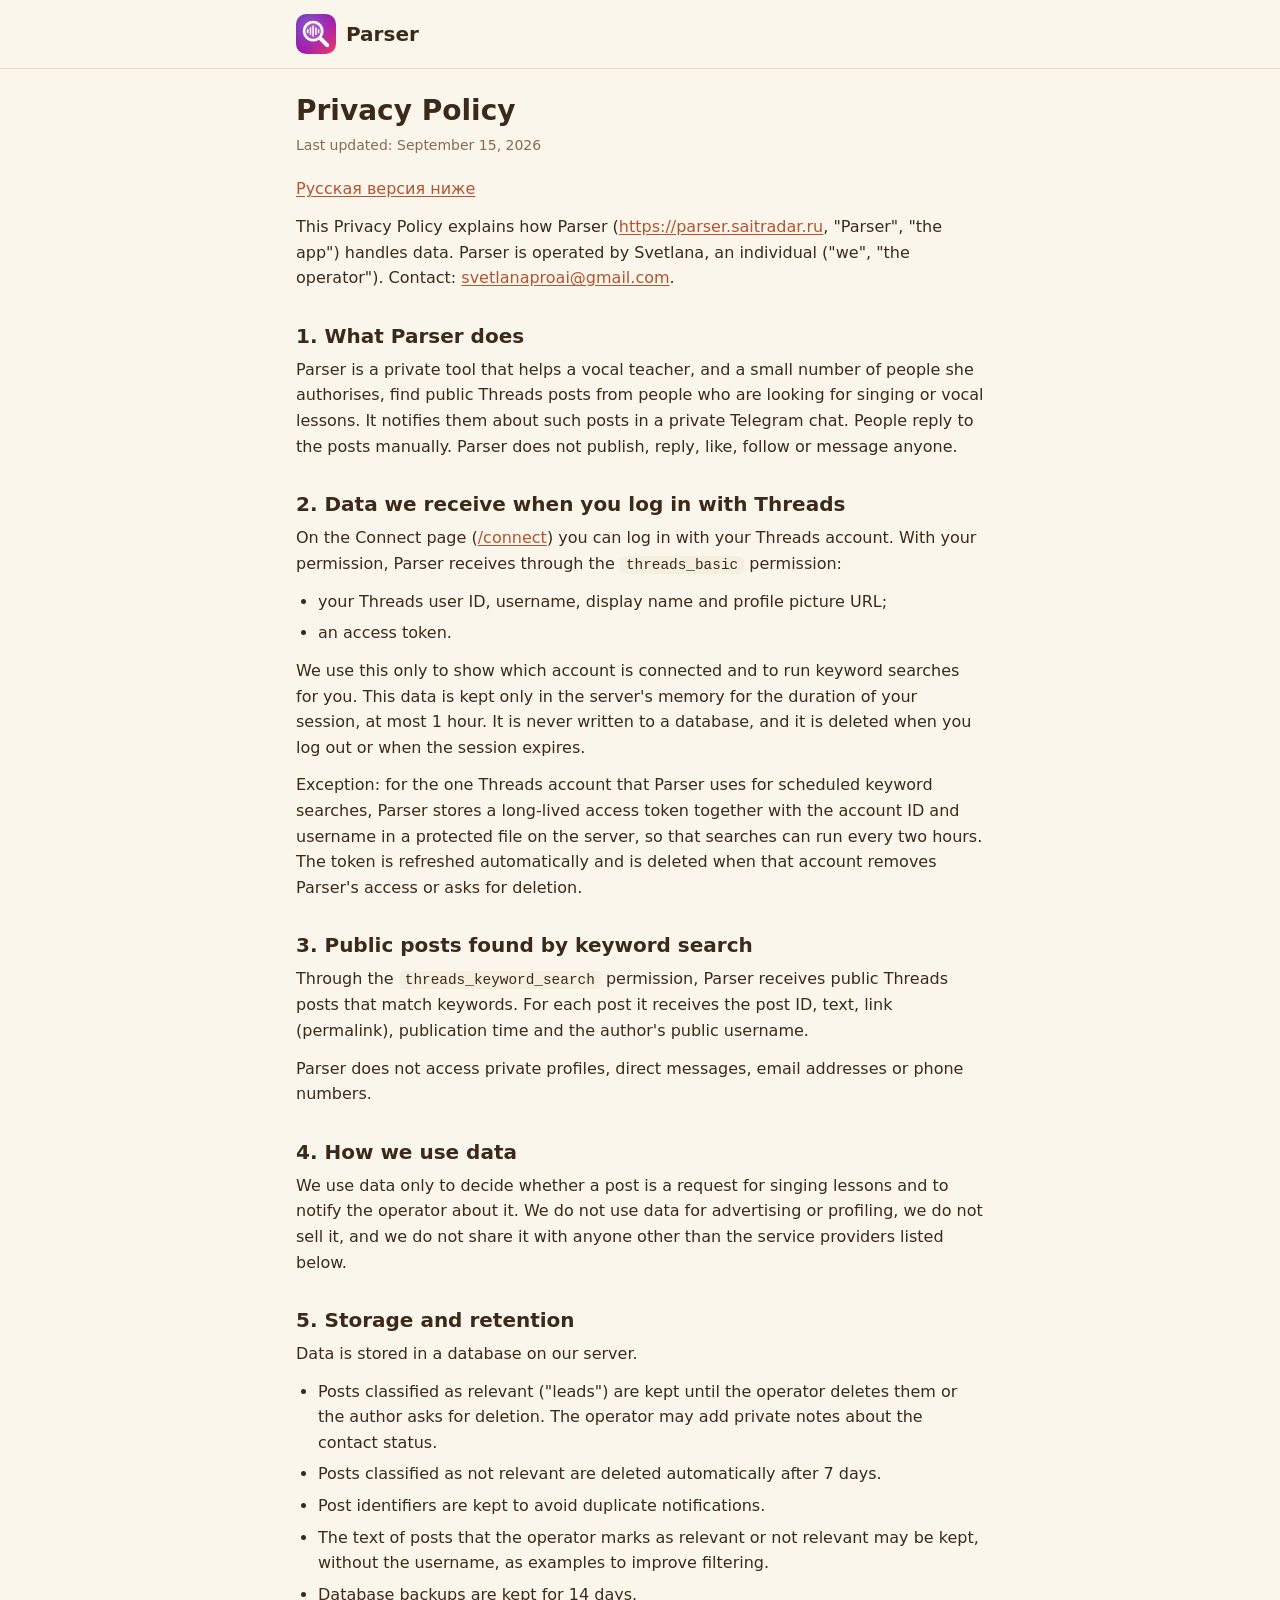
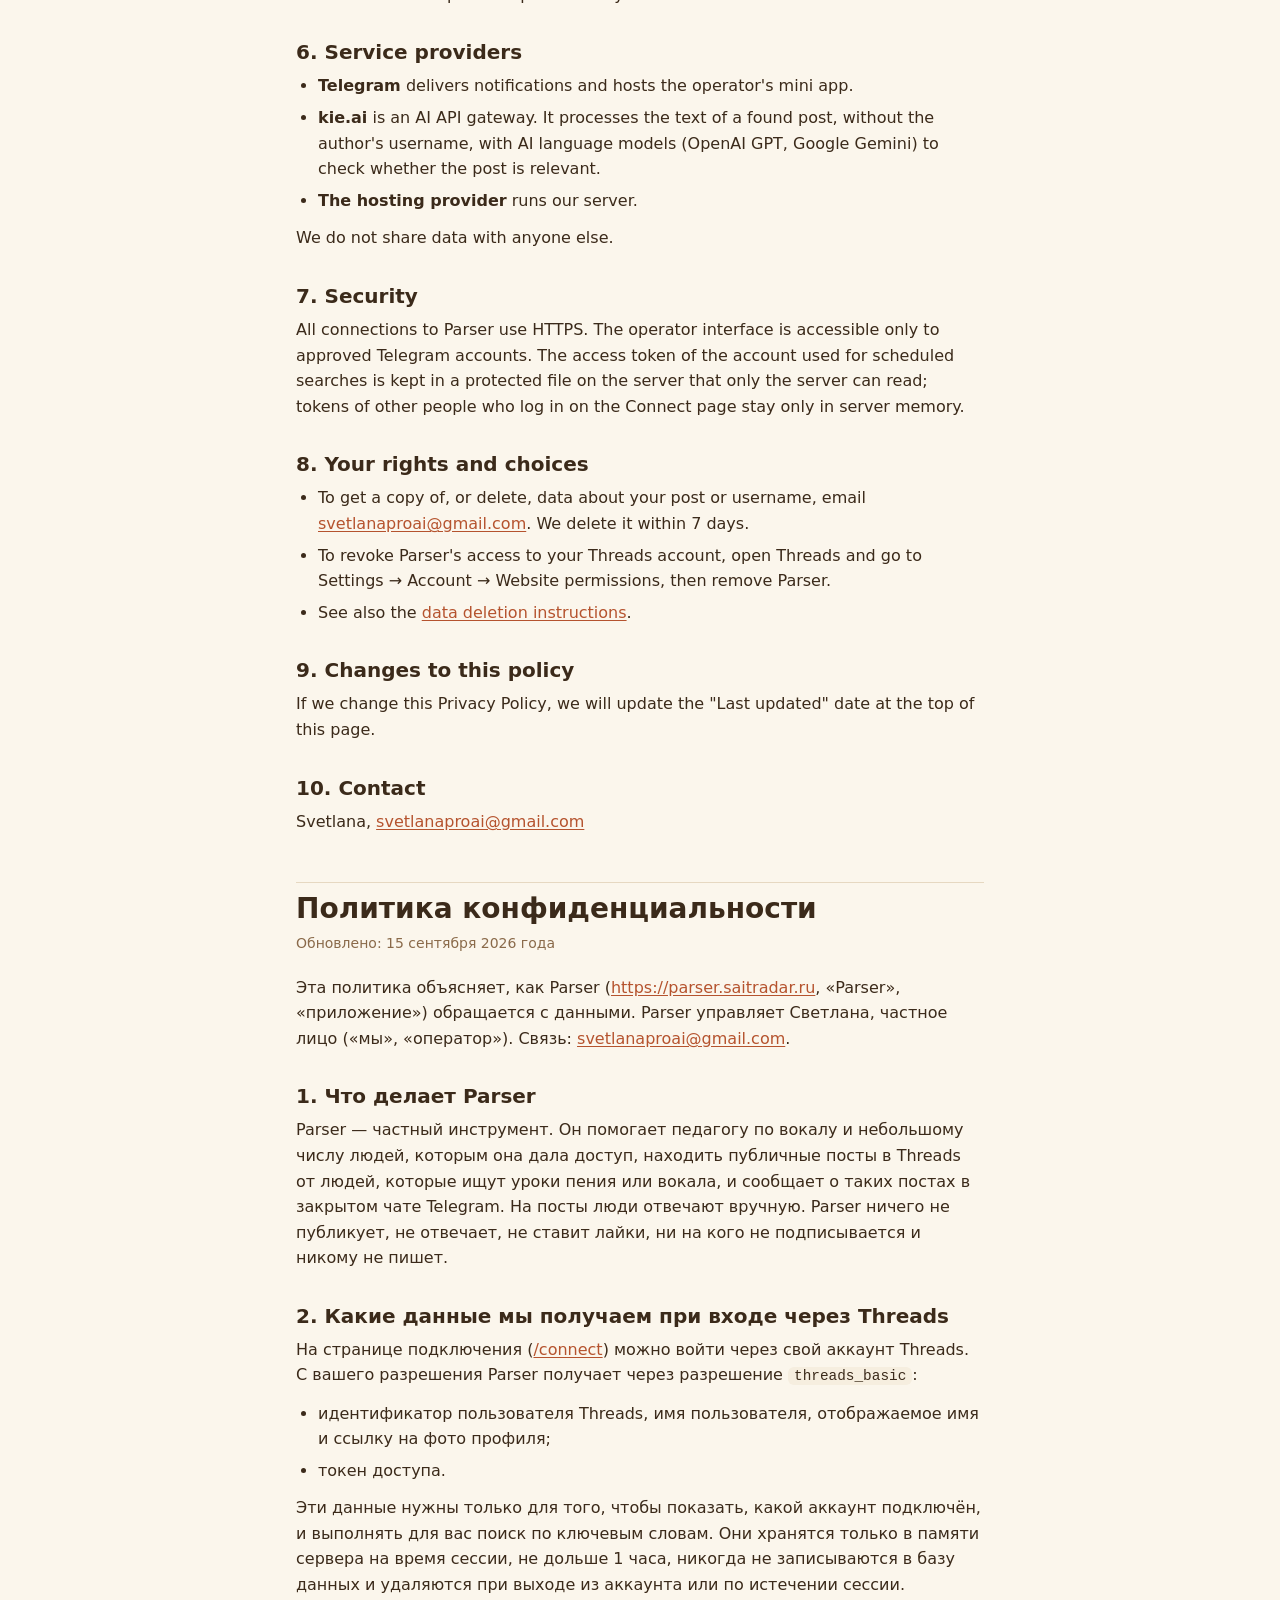
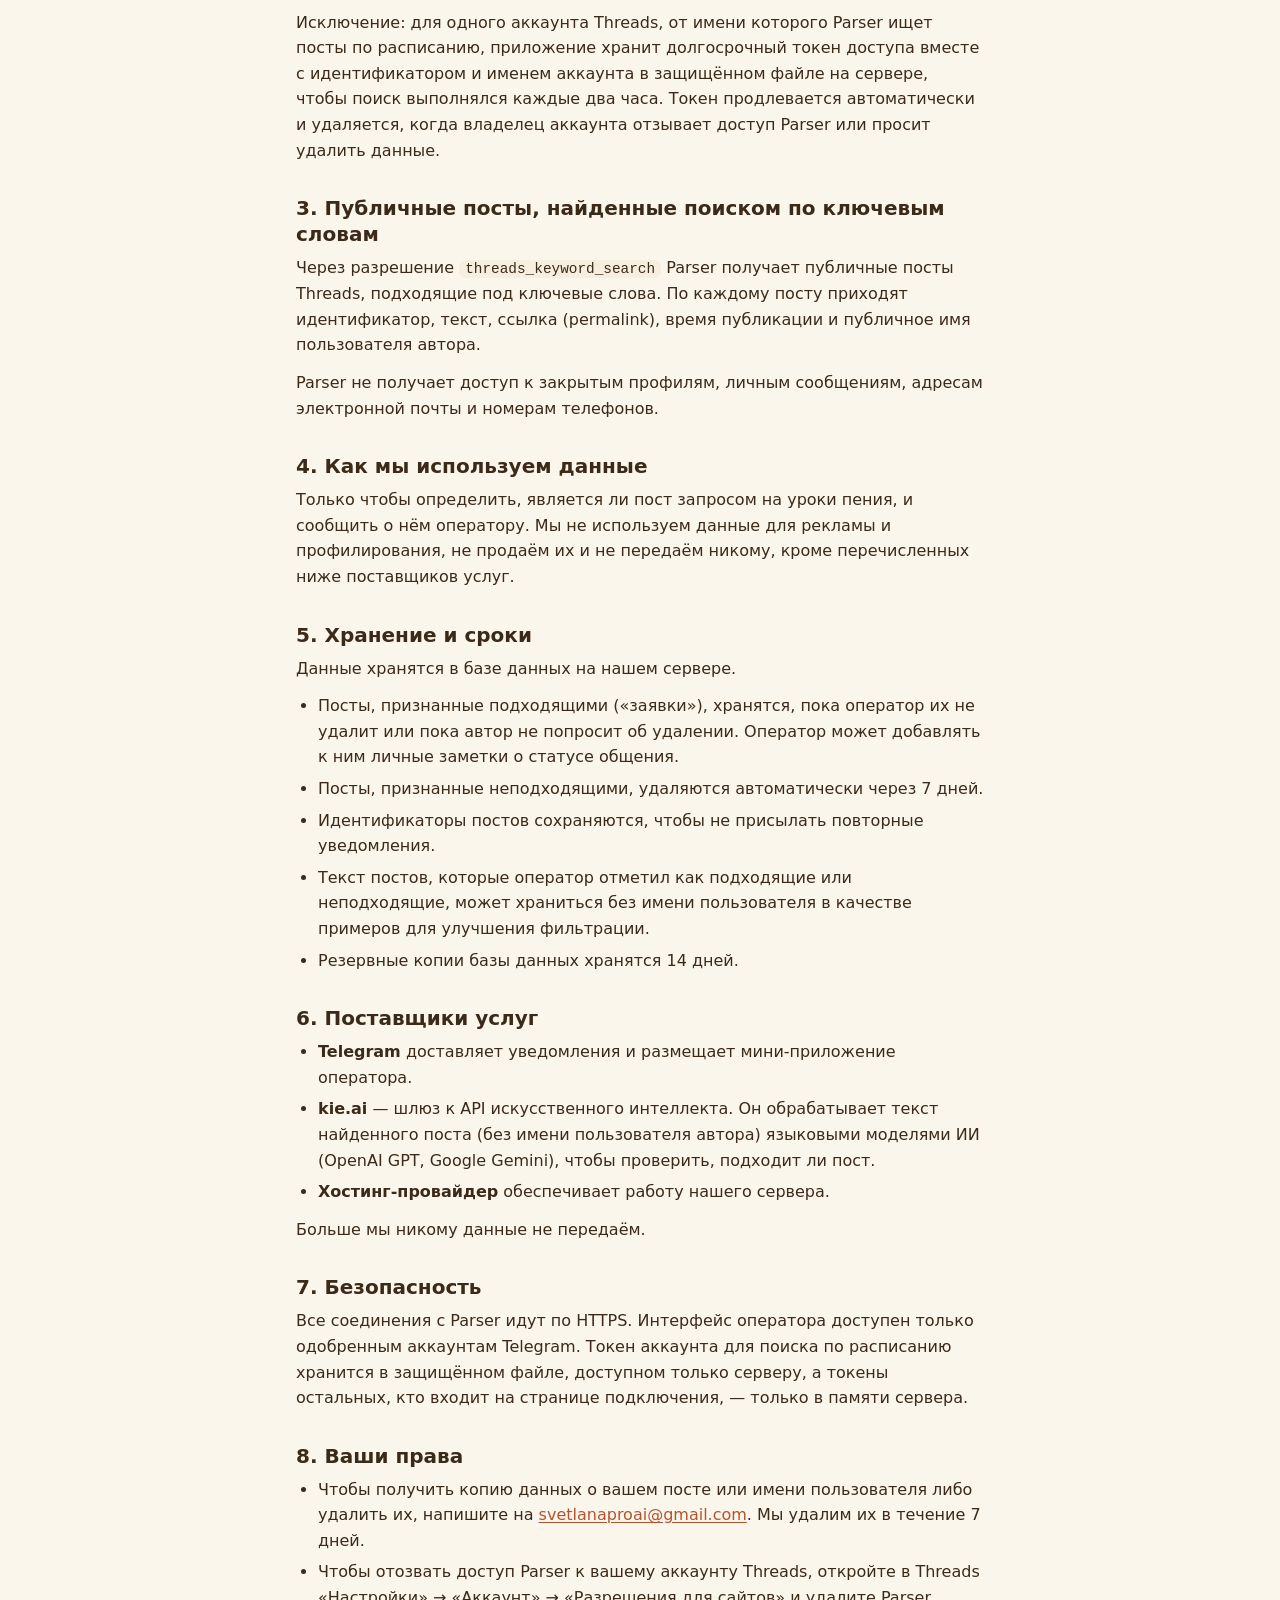
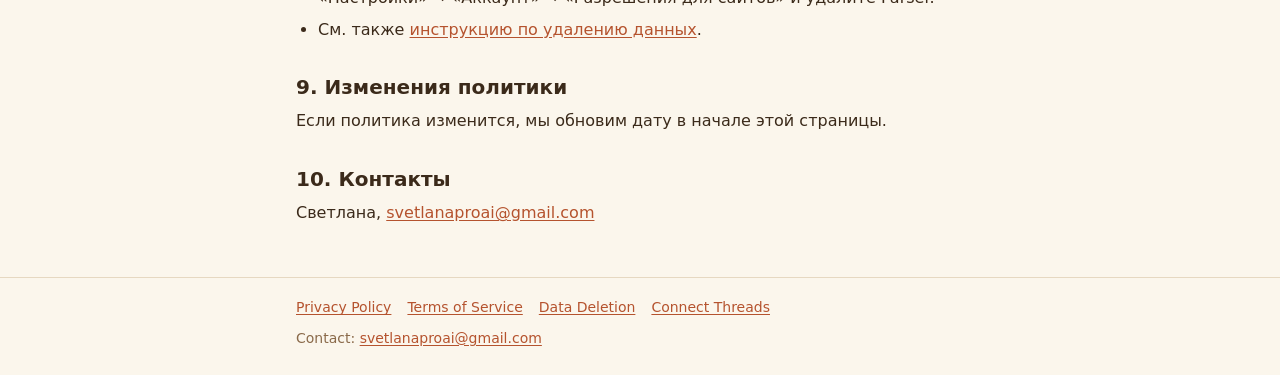
<file: index.html>
<!doctype html>
<html lang="en">
<head>
<meta charset="utf-8">
<meta name="viewport" content="width=device-width, initial-scale=1">
<title>Parser · Legal</title>
<meta http-equiv="refresh" content="0; url=privacy/">
<link rel="stylesheet" href="legal.css">
</head>
<body>
<main class="wrap">
  <h1>Parser</h1>
  <p><a href="privacy/">Privacy Policy</a> · <a href="terms/">Terms of Service</a> · <a href="data-deletion/">Data deletion</a></p>
</main>
</body>
</html>
</file>
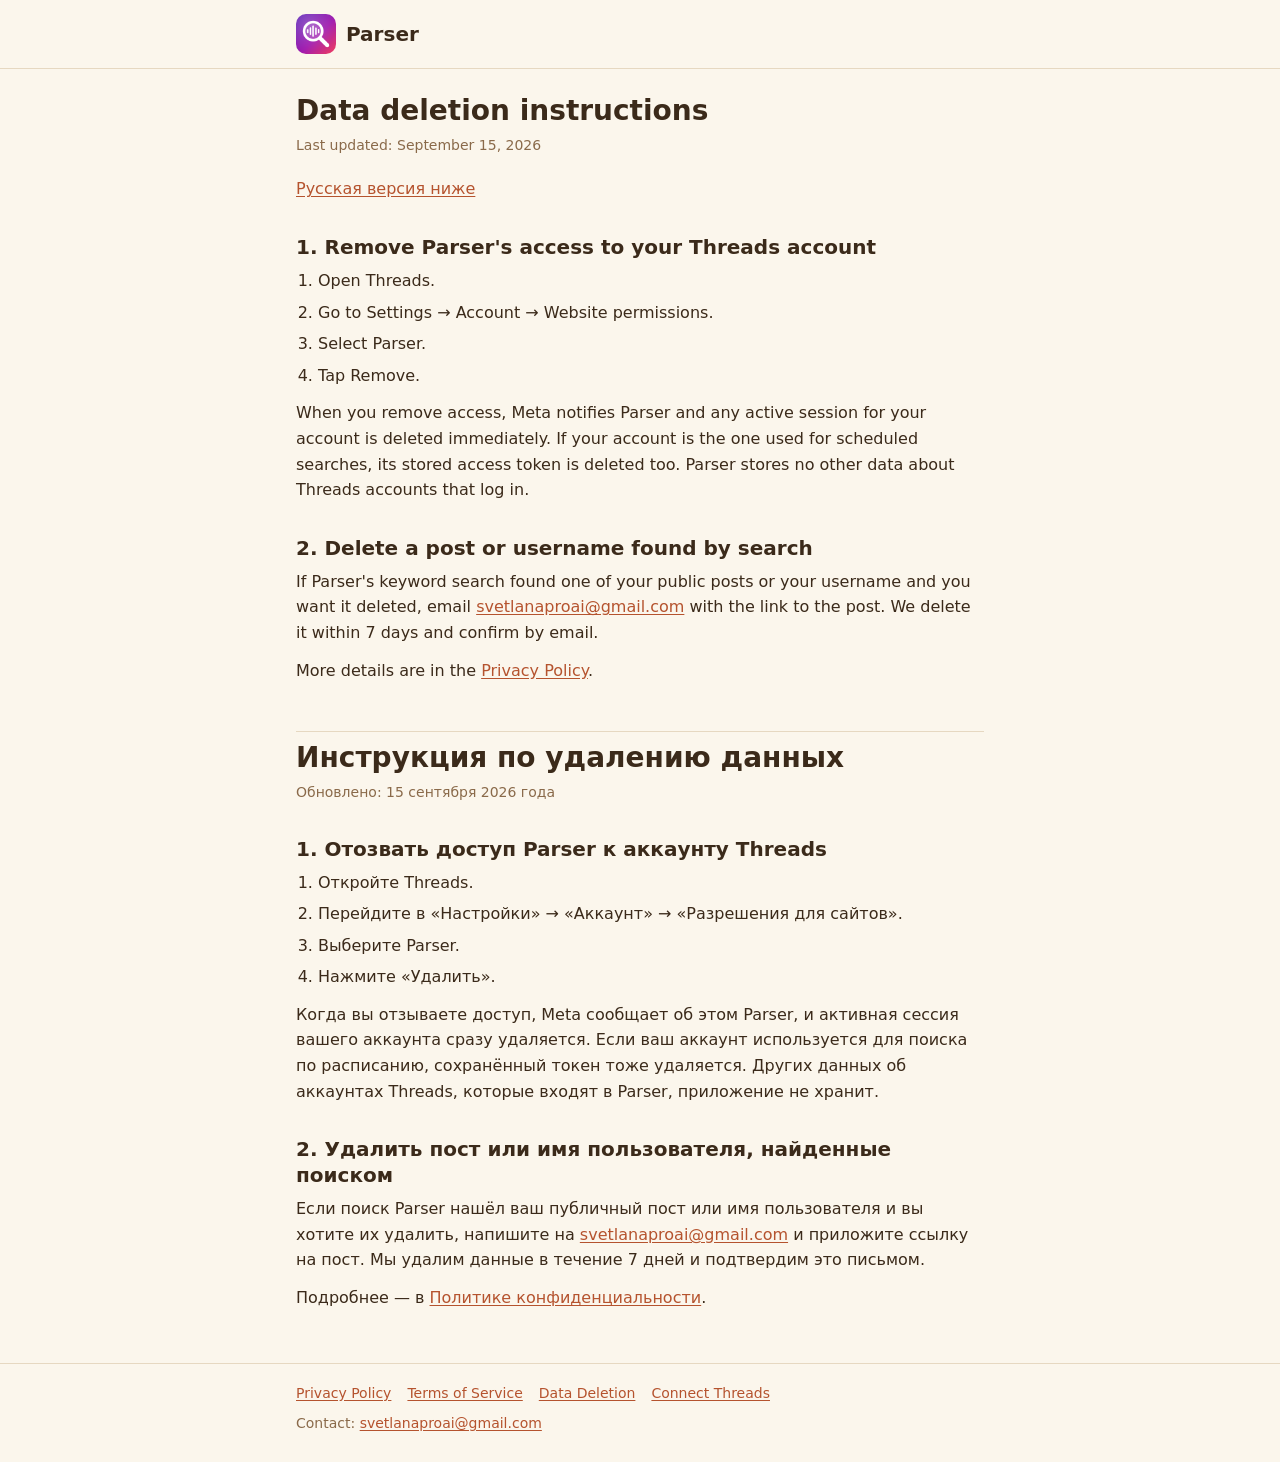
<file: data-deletion/index.html>
<!doctype html>
<html lang="en">
<head>
<meta charset="utf-8">
<meta name="viewport" content="width=device-width, initial-scale=1">
<title>Data Deletion · Parser</title>
<link rel="icon" type="image/png" href="../icon.png">
<link rel="stylesheet" href="../legal.css">
</head>
<body>
<header class="site-header">
  <div class="wrap">
    <a class="brand" href="https://parser.saitradar.ru/connect"><img src="../icon.png" alt="" width="40" height="40"><span>Parser</span></a>
  </div>
</header>

<main class="wrap">
  <div id="deletion-status" class="notice success" role="status" hidden></div>

  <article>
    <h1>Data deletion instructions</h1>
    <p class="updated">Last updated: September 15, 2026</p>
    <p><a href="#ru" lang="ru">Русская версия ниже</a></p>

    <h2>1. Remove Parser's access to your Threads account</h2>
    <ol>
      <li>Open Threads.</li>
      <li>Go to Settings → Account → Website permissions.</li>
      <li>Select Parser.</li>
      <li>Tap Remove.</li>
    </ol>
    <p>When you remove access, Meta notifies Parser and any active session for your account is deleted immediately. If your account is the one used for scheduled searches, its stored access token is deleted too. Parser stores no other data about Threads accounts that log in.</p>

    <h2>2. Delete a post or username found by search</h2>
    <p>If Parser's keyword search found one of your public posts or your username and you want it deleted, email <a href="mailto:svetlanaproai@gmail.com">svetlanaproai@gmail.com</a> with the link to the post. We delete it within 7 days and confirm by email.</p>

    <p>More details are in the <a href="../privacy/">Privacy Policy</a>.</p>
  </article>

  <hr class="lang-divider">

  <article id="ru" lang="ru">
    <h1>Инструкция по удалению данных</h1>
    <p class="updated">Обновлено: 15 сентября 2026 года</p>

    <h2>1. Отозвать доступ Parser к аккаунту Threads</h2>
    <ol>
      <li>Откройте Threads.</li>
      <li>Перейдите в «Настройки» → «Аккаунт» → «Разрешения для сайтов».</li>
      <li>Выберите Parser.</li>
      <li>Нажмите «Удалить».</li>
    </ol>
    <p>Когда вы отзываете доступ, Meta сообщает об этом Parser, и активная сессия вашего аккаунта сразу удаляется. Если ваш аккаунт используется для поиска по расписанию, сохранённый токен тоже удаляется. Других данных об аккаунтах Threads, которые входят в Parser, приложение не хранит.</p>

    <h2>2. Удалить пост или имя пользователя, найденные поиском</h2>
    <p>Если поиск Parser нашёл ваш публичный пост или имя пользователя и вы хотите их удалить, напишите на <a href="mailto:svetlanaproai@gmail.com">svetlanaproai@gmail.com</a> и приложите ссылку на пост. Мы удалим данные в течение 7 дней и подтвердим это письмом.</p>

    <p>Подробнее — в <a href="../privacy/">Политике конфиденциальности</a>.</p>
  </article>
</main>

<footer class="site-footer">
  <div class="wrap">
    <nav aria-label="Legal">
      <a href="../privacy/">Privacy Policy</a>
      <a href="../terms/">Terms of Service</a>
      <a href="../data-deletion/">Data Deletion</a>
      <a href="https://parser.saitradar.ru/connect">Connect Threads</a>
    </nav>
    <p>Contact: <a href="mailto:svetlanaproai@gmail.com">svetlanaproai@gmail.com</a></p>
  </div>
</footer>
<script src="../data-deletion.js"></script>
</body>
</html>
</file>
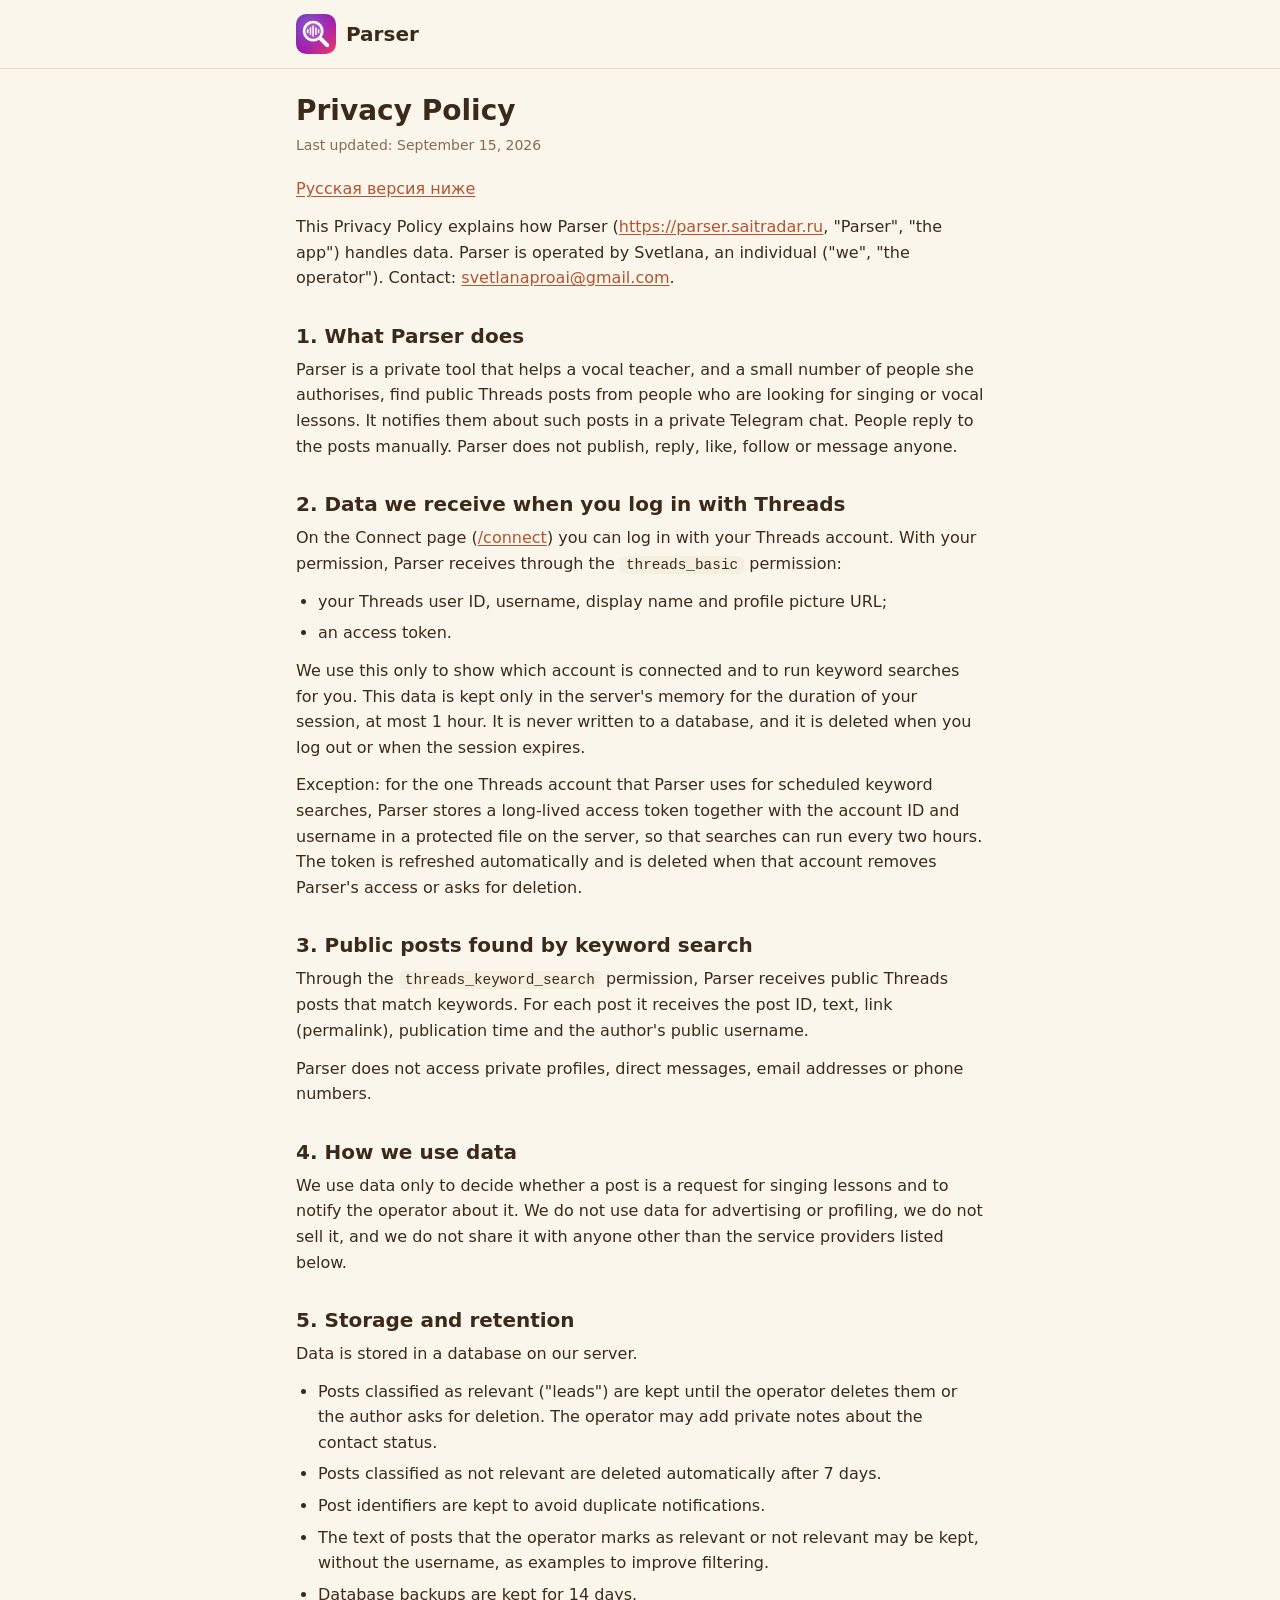
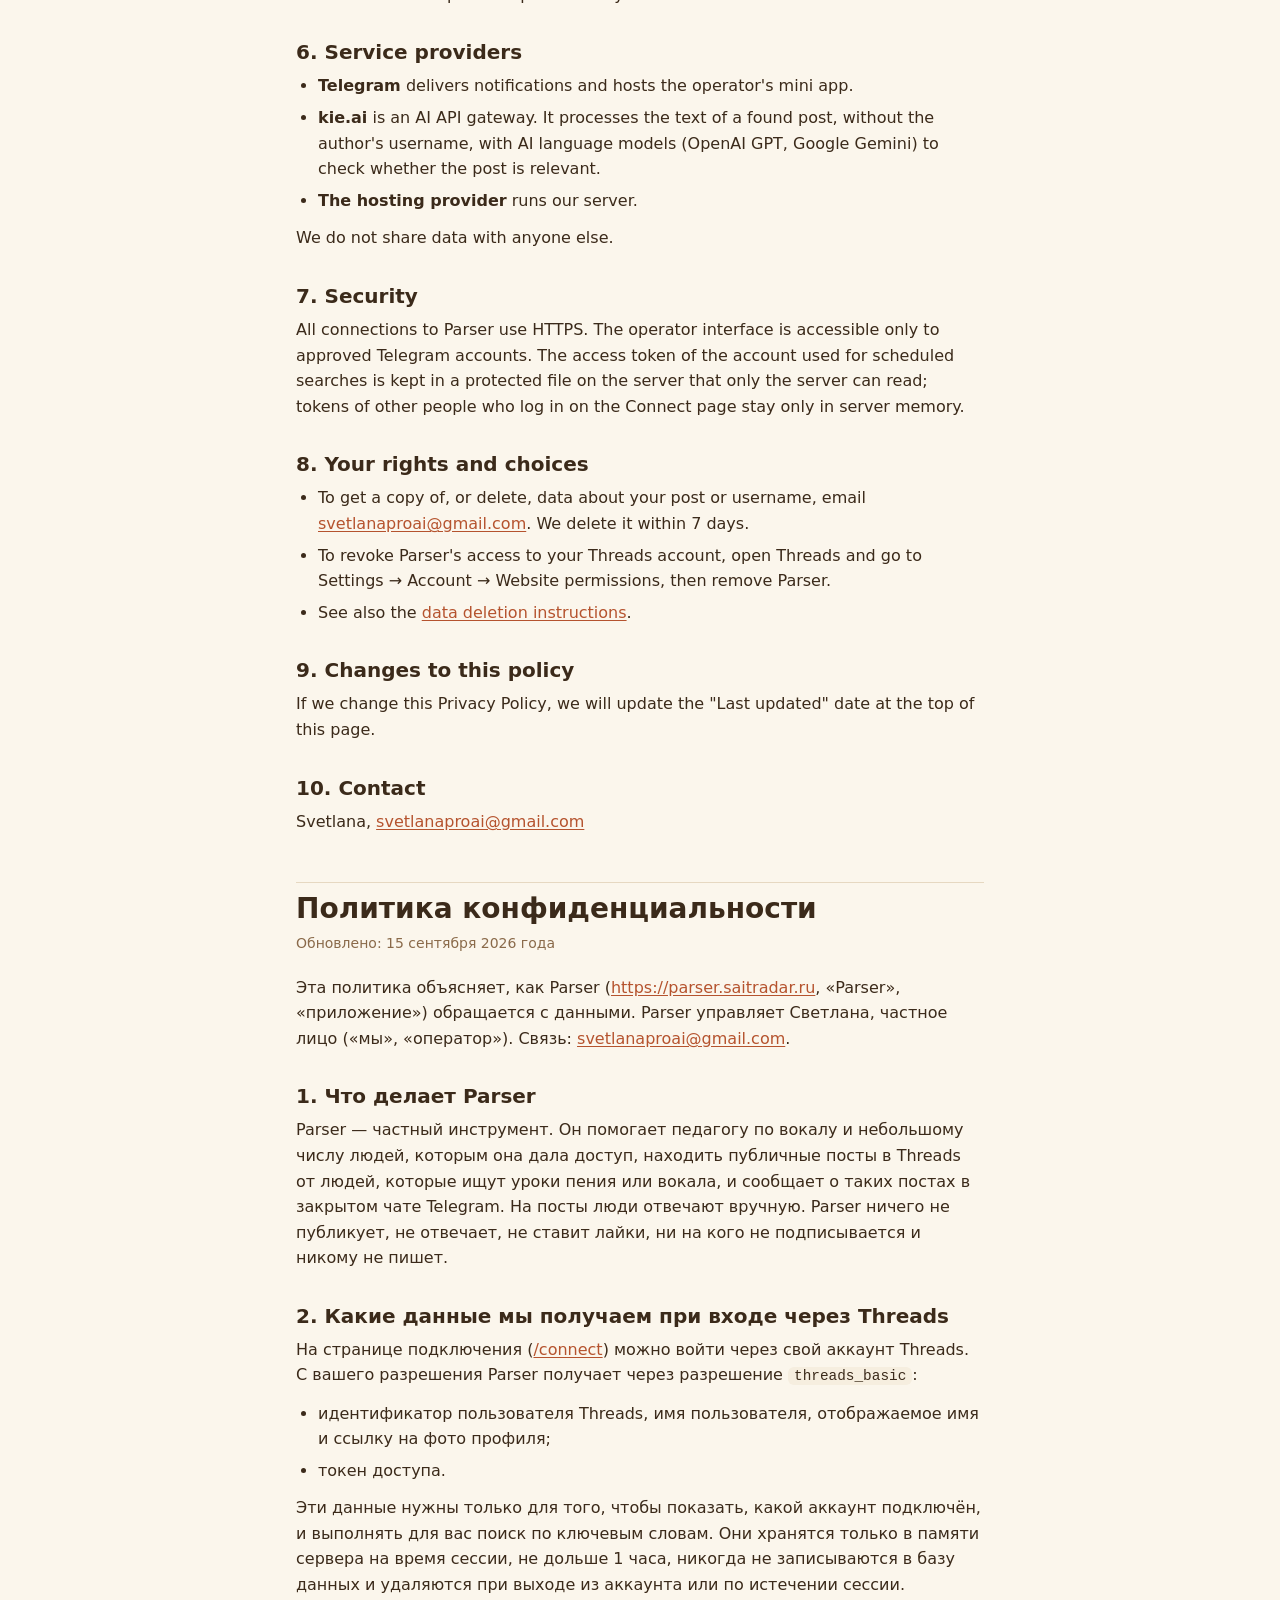
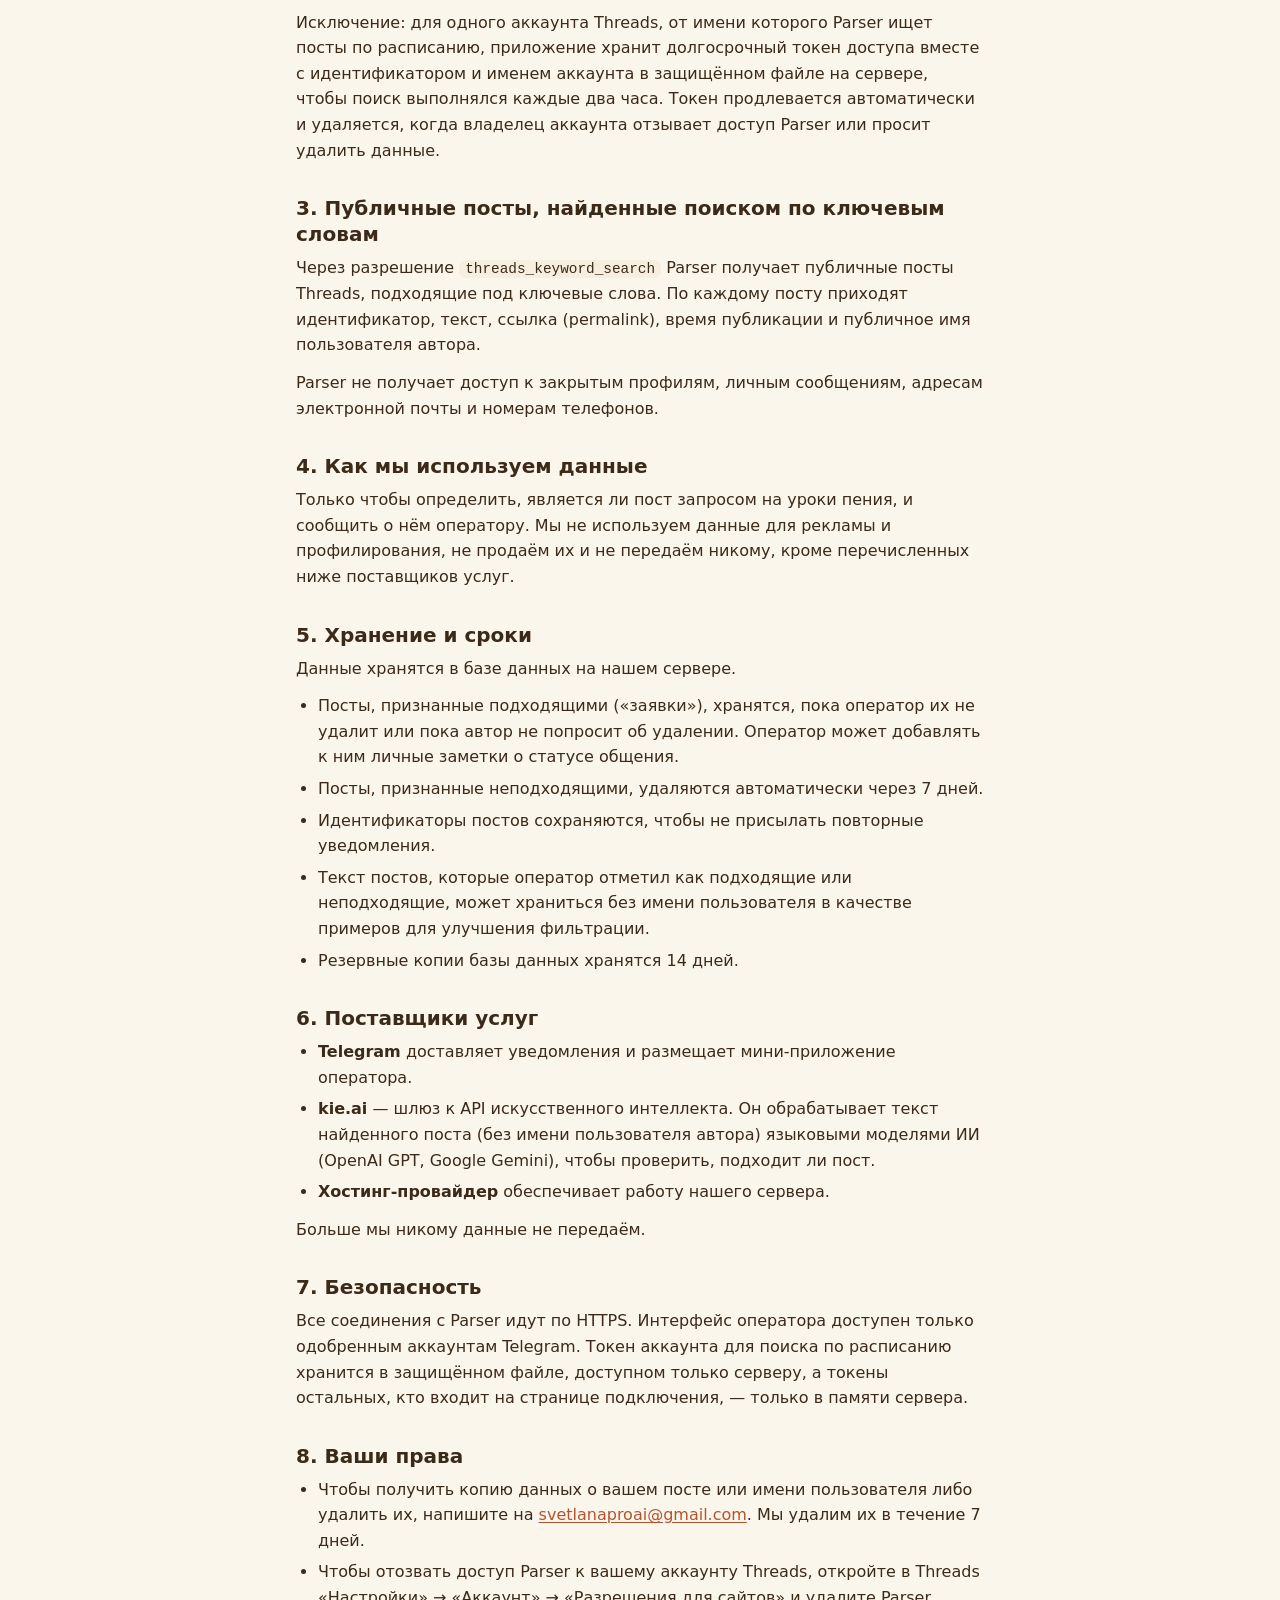
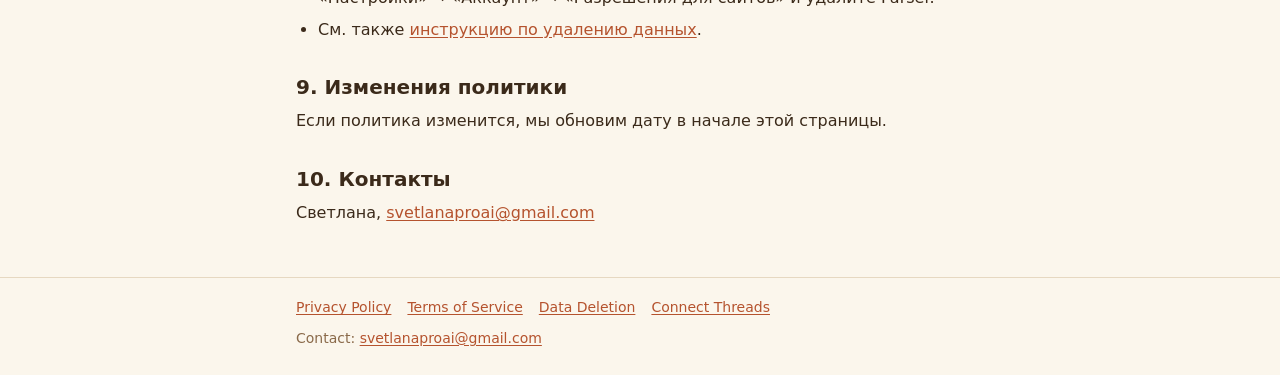
<file: privacy/index.html>
<!doctype html>
<html lang="en">
<head>
<meta charset="utf-8">
<meta name="viewport" content="width=device-width, initial-scale=1">
<title>Privacy Policy · Parser</title>
<link rel="icon" type="image/png" href="../icon.png">
<link rel="stylesheet" href="../legal.css">
</head>
<body>
<header class="site-header">
  <div class="wrap">
    <a class="brand" href="https://parser.saitradar.ru/connect"><img src="../icon.png" alt="" width="40" height="40"><span>Parser</span></a>
  </div>
</header>

<main class="wrap">
  <article>
    <h1>Privacy Policy</h1>
    <p class="updated">Last updated: September 15, 2026</p>
    <p><a href="#ru" lang="ru">Русская версия ниже</a></p>

    <p>This Privacy Policy explains how Parser (<a href="https://parser.saitradar.ru">https://parser.saitradar.ru</a>, "Parser", "the app") handles data. Parser is operated by Svetlana, an individual ("we", "the operator"). Contact: <a href="mailto:svetlanaproai@gmail.com">svetlanaproai@gmail.com</a>.</p>

    <h2>1. What Parser does</h2>
    <p>Parser is a private tool that helps a vocal teacher, and a small number of people she authorises, find public Threads posts from people who are looking for singing or vocal lessons. It notifies them about such posts in a private Telegram chat. People reply to the posts manually. Parser does not publish, reply, like, follow or message anyone.</p>

    <h2>2. Data we receive when you log in with Threads</h2>
    <p>On the Connect page (<a href="https://parser.saitradar.ru/connect">/connect</a>) you can log in with your Threads account. With your permission, Parser receives through the <code>threads_basic</code> permission:</p>
    <ul>
      <li>your Threads user ID, username, display name and profile picture URL;</li>
      <li>an access token.</li>
    </ul>
    <p>We use this only to show which account is connected and to run keyword searches for you. This data is kept only in the server's memory for the duration of your session, at most 1 hour. It is never written to a database, and it is deleted when you log out or when the session expires.</p>
    <p>Exception: for the one Threads account that Parser uses for scheduled keyword searches, Parser stores a long-lived access token together with the account ID and username in a protected file on the server, so that searches can run every two hours. The token is refreshed automatically and is deleted when that account removes Parser's access or asks for deletion.</p>

    <h2>3. Public posts found by keyword search</h2>
    <p>Through the <code>threads_keyword_search</code> permission, Parser receives public Threads posts that match keywords. For each post it receives the post ID, text, link (permalink), publication time and the author's public username.</p>
    <p>Parser does not access private profiles, direct messages, email addresses or phone numbers.</p>

    <h2>4. How we use data</h2>
    <p>We use data only to decide whether a post is a request for singing lessons and to notify the operator about it. We do not use data for advertising or profiling, we do not sell it, and we do not share it with anyone other than the service providers listed below.</p>

    <h2>5. Storage and retention</h2>
    <p>Data is stored in a database on our server.</p>
    <ul>
      <li>Posts classified as relevant ("leads") are kept until the operator deletes them or the author asks for deletion. The operator may add private notes about the contact status.</li>
      <li>Posts classified as not relevant are deleted automatically after 7 days.</li>
      <li>Post identifiers are kept to avoid duplicate notifications.</li>
      <li>The text of posts that the operator marks as relevant or not relevant may be kept, without the username, as examples to improve filtering.</li>
      <li>Database backups are kept for 14 days.</li>
    </ul>

    <h2>6. Service providers</h2>
    <ul>
      <li><strong>Telegram</strong> delivers notifications and hosts the operator's mini app.</li>
      <li><strong>kie.ai</strong> is an AI API gateway. It processes the text of a found post, without the author's username, with AI language models (OpenAI GPT, Google Gemini) to check whether the post is relevant.</li>
      <li><strong>The hosting provider</strong> runs our server.</li>
    </ul>
    <p>We do not share data with anyone else.</p>

    <h2>7. Security</h2>
    <p>All connections to Parser use HTTPS. The operator interface is accessible only to approved Telegram accounts. The access token of the account used for scheduled searches is kept in a protected file on the server that only the server can read; tokens of other people who log in on the Connect page stay only in server memory.</p>

    <h2>8. Your rights and choices</h2>
    <ul>
      <li>To get a copy of, or delete, data about your post or username, email <a href="mailto:svetlanaproai@gmail.com">svetlanaproai@gmail.com</a>. We delete it within 7 days.</li>
      <li>To revoke Parser's access to your Threads account, open Threads and go to Settings → Account → Website permissions, then remove Parser.</li>
      <li>See also the <a href="../data-deletion/">data deletion instructions</a>.</li>
    </ul>

    <h2>9. Changes to this policy</h2>
    <p>If we change this Privacy Policy, we will update the "Last updated" date at the top of this page.</p>

    <h2>10. Contact</h2>
    <p>Svetlana, <a href="mailto:svetlanaproai@gmail.com">svetlanaproai@gmail.com</a></p>
  </article>

  <hr class="lang-divider">

  <article id="ru" lang="ru">
    <h1>Политика конфиденциальности</h1>
    <p class="updated">Обновлено: 15 сентября 2026 года</p>

    <p>Эта политика объясняет, как Parser (<a href="https://parser.saitradar.ru">https://parser.saitradar.ru</a>, «Parser», «приложение») обращается с данными. Parser управляет Светлана, частное лицо («мы», «оператор»). Связь: <a href="mailto:svetlanaproai@gmail.com">svetlanaproai@gmail.com</a>.</p>

    <h2>1. Что делает Parser</h2>
    <p>Parser — частный инструмент. Он помогает педагогу по вокалу и небольшому числу людей, которым она дала доступ, находить публичные посты в Threads от людей, которые ищут уроки пения или вокала, и сообщает о таких постах в закрытом чате Telegram. На посты люди отвечают вручную. Parser ничего не публикует, не отвечает, не ставит лайки, ни на кого не подписывается и никому не пишет.</p>

    <h2>2. Какие данные мы получаем при входе через Threads</h2>
    <p>На странице подключения (<a href="https://parser.saitradar.ru/connect">/connect</a>) можно войти через свой аккаунт Threads. С вашего разрешения Parser получает через разрешение <code>threads_basic</code>:</p>
    <ul>
      <li>идентификатор пользователя Threads, имя пользователя, отображаемое имя и ссылку на фото профиля;</li>
      <li>токен доступа.</li>
    </ul>
    <p>Эти данные нужны только для того, чтобы показать, какой аккаунт подключён, и выполнять для вас поиск по ключевым словам. Они хранятся только в памяти сервера на время сессии, не дольше 1 часа, никогда не записываются в базу данных и удаляются при выходе из аккаунта или по истечении сессии.</p>
    <p>Исключение: для одного аккаунта Threads, от имени которого Parser ищет посты по расписанию, приложение хранит долгосрочный токен доступа вместе с идентификатором и именем аккаунта в защищённом файле на сервере, чтобы поиск выполнялся каждые два часа. Токен продлевается автоматически и удаляется, когда владелец аккаунта отзывает доступ Parser или просит удалить данные.</p>

    <h2>3. Публичные посты, найденные поиском по ключевым словам</h2>
    <p>Через разрешение <code>threads_keyword_search</code> Parser получает публичные посты Threads, подходящие под ключевые слова. По каждому посту приходят идентификатор, текст, ссылка (permalink), время публикации и публичное имя пользователя автора.</p>
    <p>Parser не получает доступ к закрытым профилям, личным сообщениям, адресам электронной почты и номерам телефонов.</p>

    <h2>4. Как мы используем данные</h2>
    <p>Только чтобы определить, является ли пост запросом на уроки пения, и сообщить о нём оператору. Мы не используем данные для рекламы и профилирования, не продаём их и не передаём никому, кроме перечисленных ниже поставщиков услуг.</p>

    <h2>5. Хранение и сроки</h2>
    <p>Данные хранятся в базе данных на нашем сервере.</p>
    <ul>
      <li>Посты, признанные подходящими («заявки»), хранятся, пока оператор их не удалит или пока автор не попросит об удалении. Оператор может добавлять к ним личные заметки о статусе общения.</li>
      <li>Посты, признанные неподходящими, удаляются автоматически через 7 дней.</li>
      <li>Идентификаторы постов сохраняются, чтобы не присылать повторные уведомления.</li>
      <li>Текст постов, которые оператор отметил как подходящие или неподходящие, может храниться без имени пользователя в качестве примеров для улучшения фильтрации.</li>
      <li>Резервные копии базы данных хранятся 14 дней.</li>
    </ul>

    <h2>6. Поставщики услуг</h2>
    <ul>
      <li><strong>Telegram</strong> доставляет уведомления и размещает мини-приложение оператора.</li>
      <li><strong>kie.ai</strong> — шлюз к API искусственного интеллекта. Он обрабатывает текст найденного поста (без имени пользователя автора) языковыми моделями ИИ (OpenAI GPT, Google Gemini), чтобы проверить, подходит ли пост.</li>
      <li><strong>Хостинг-провайдер</strong> обеспечивает работу нашего сервера.</li>
    </ul>
    <p>Больше мы никому данные не передаём.</p>

    <h2>7. Безопасность</h2>
    <p>Все соединения с Parser идут по HTTPS. Интерфейс оператора доступен только одобренным аккаунтам Telegram. Токен аккаунта для поиска по расписанию хранится в защищённом файле, доступном только серверу, а токены остальных, кто входит на странице подключения, — только в памяти сервера.</p>

    <h2>8. Ваши права</h2>
    <ul>
      <li>Чтобы получить копию данных о вашем посте или имени пользователя либо удалить их, напишите на <a href="mailto:svetlanaproai@gmail.com">svetlanaproai@gmail.com</a>. Мы удалим их в течение 7 дней.</li>
      <li>Чтобы отозвать доступ Parser к вашему аккаунту Threads, откройте в Threads «Настройки» → «Аккаунт» → «Разрешения для сайтов» и удалите Parser.</li>
      <li>См. также <a href="../data-deletion/">инструкцию по удалению данных</a>.</li>
    </ul>

    <h2>9. Изменения политики</h2>
    <p>Если политика изменится, мы обновим дату в начале этой страницы.</p>

    <h2>10. Контакты</h2>
    <p>Светлана, <a href="mailto:svetlanaproai@gmail.com">svetlanaproai@gmail.com</a></p>
  </article>
</main>

<footer class="site-footer">
  <div class="wrap">
    <nav aria-label="Legal">
      <a href="../privacy/">Privacy Policy</a>
      <a href="../terms/">Terms of Service</a>
      <a href="../data-deletion/">Data Deletion</a>
      <a href="https://parser.saitradar.ru/connect">Connect Threads</a>
    </nav>
    <p>Contact: <a href="mailto:svetlanaproai@gmail.com">svetlanaproai@gmail.com</a></p>
  </div>
</footer>
</body>
</html>
</file>
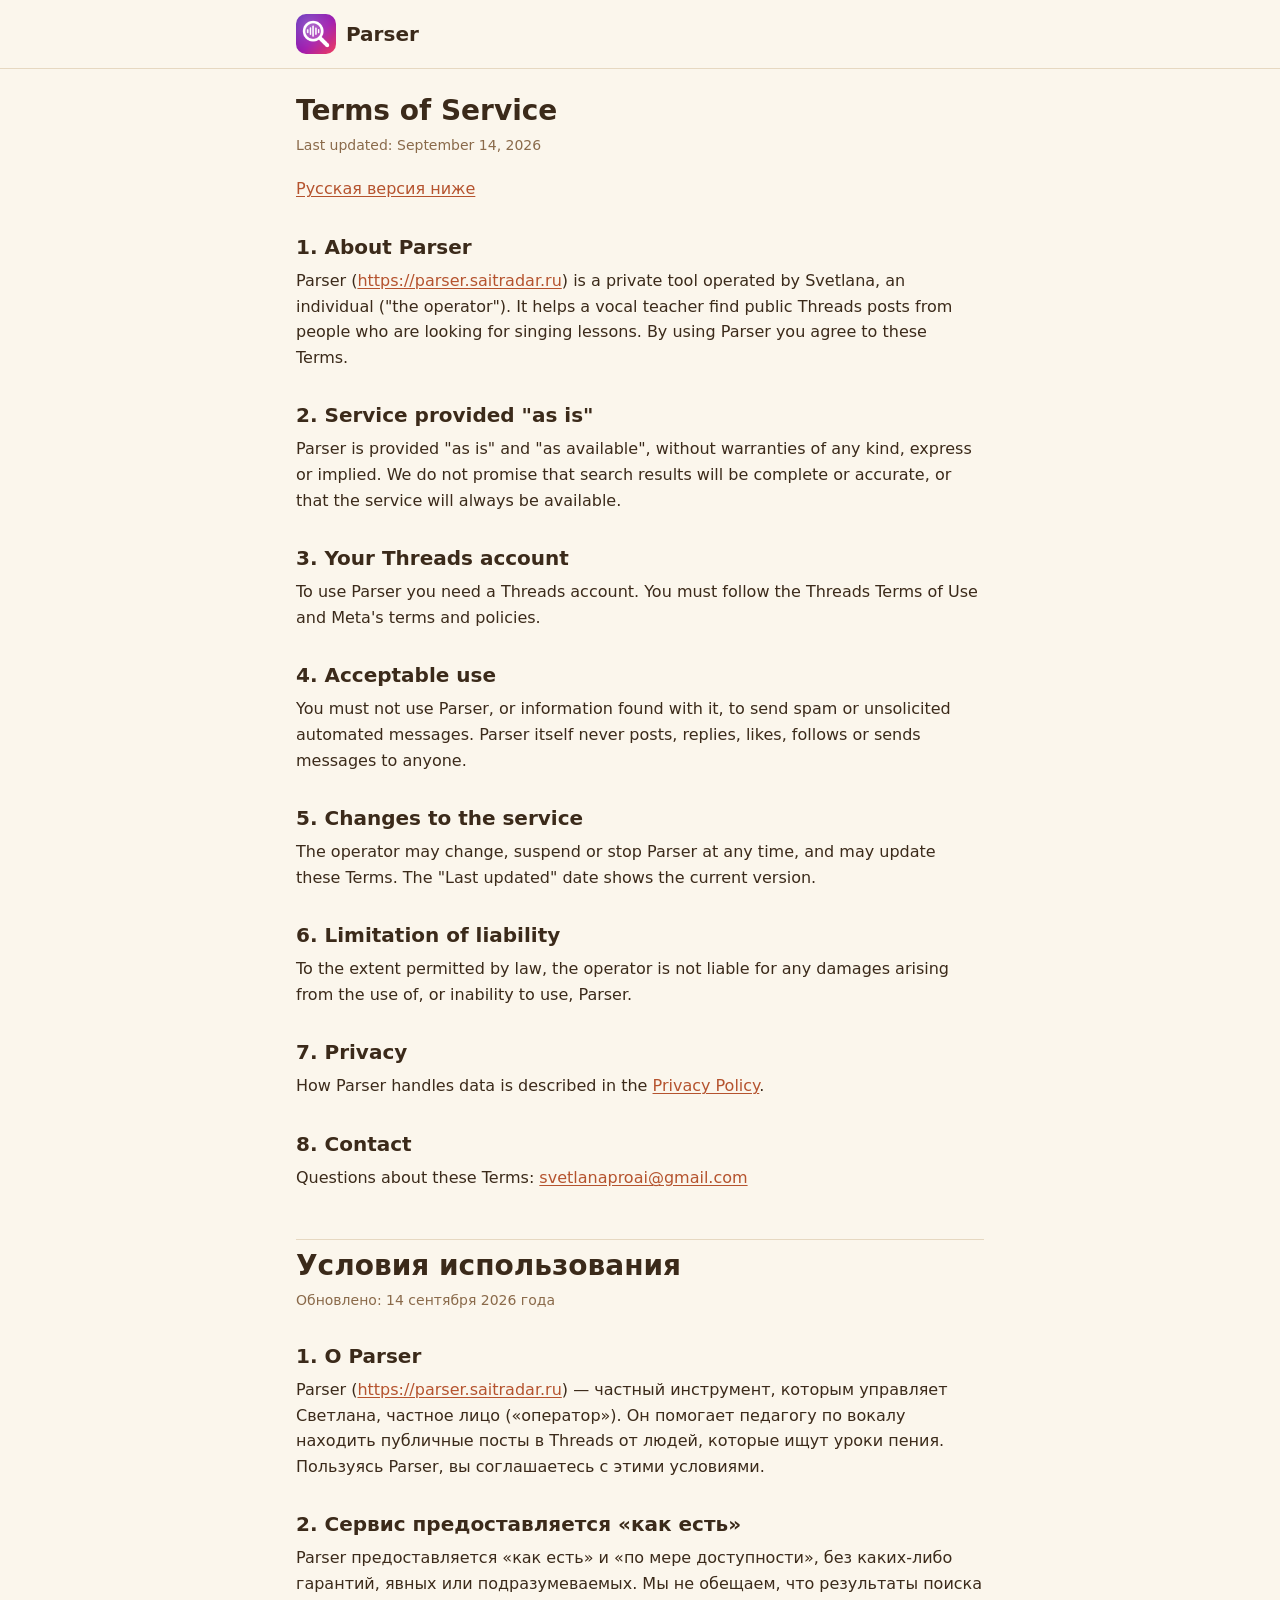
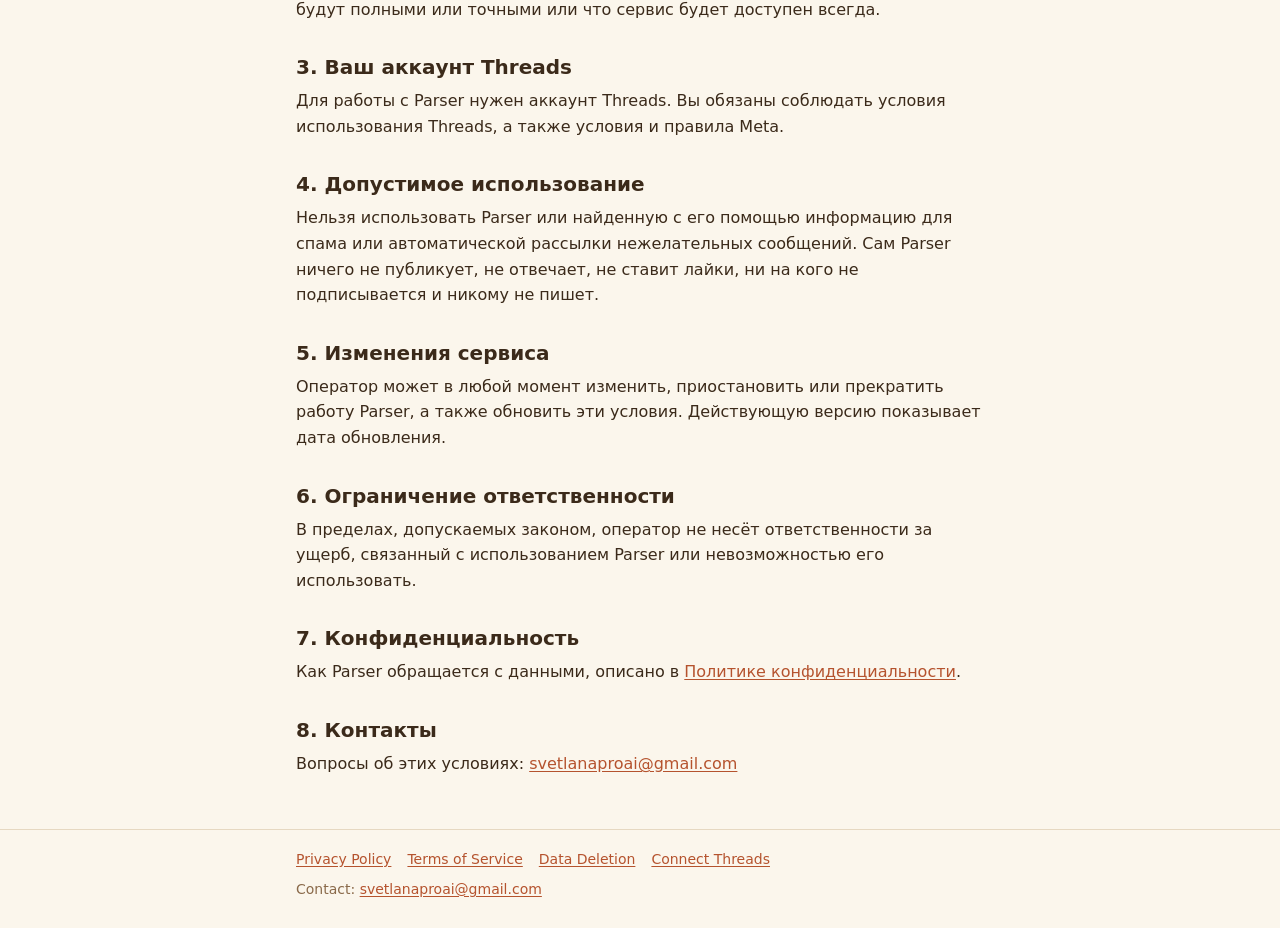
<file: terms/index.html>
<!doctype html>
<html lang="en">
<head>
<meta charset="utf-8">
<meta name="viewport" content="width=device-width, initial-scale=1">
<title>Terms of Service · Parser</title>
<link rel="icon" type="image/png" href="../icon.png">
<link rel="stylesheet" href="../legal.css">
</head>
<body>
<header class="site-header">
  <div class="wrap">
    <a class="brand" href="https://parser.saitradar.ru/connect"><img src="../icon.png" alt="" width="40" height="40"><span>Parser</span></a>
  </div>
</header>

<main class="wrap">
  <article>
    <h1>Terms of Service</h1>
    <p class="updated">Last updated: September 14, 2026</p>
    <p><a href="#ru" lang="ru">Русская версия ниже</a></p>

    <h2>1. About Parser</h2>
    <p>Parser (<a href="https://parser.saitradar.ru">https://parser.saitradar.ru</a>) is a private tool operated by Svetlana, an individual ("the operator"). It helps a vocal teacher find public Threads posts from people who are looking for singing lessons. By using Parser you agree to these Terms.</p>

    <h2>2. Service provided "as is"</h2>
    <p>Parser is provided "as is" and "as available", without warranties of any kind, express or implied. We do not promise that search results will be complete or accurate, or that the service will always be available.</p>

    <h2>3. Your Threads account</h2>
    <p>To use Parser you need a Threads account. You must follow the Threads Terms of Use and Meta's terms and policies.</p>

    <h2>4. Acceptable use</h2>
    <p>You must not use Parser, or information found with it, to send spam or unsolicited automated messages. Parser itself never posts, replies, likes, follows or sends messages to anyone.</p>

    <h2>5. Changes to the service</h2>
    <p>The operator may change, suspend or stop Parser at any time, and may update these Terms. The "Last updated" date shows the current version.</p>

    <h2>6. Limitation of liability</h2>
    <p>To the extent permitted by law, the operator is not liable for any damages arising from the use of, or inability to use, Parser.</p>

    <h2>7. Privacy</h2>
    <p>How Parser handles data is described in the <a href="../privacy/">Privacy Policy</a>.</p>

    <h2>8. Contact</h2>
    <p>Questions about these Terms: <a href="mailto:svetlanaproai@gmail.com">svetlanaproai@gmail.com</a></p>
  </article>

  <hr class="lang-divider">

  <article id="ru" lang="ru">
    <h1>Условия использования</h1>
    <p class="updated">Обновлено: 14 сентября 2026 года</p>

    <h2>1. О Parser</h2>
    <p>Parser (<a href="https://parser.saitradar.ru">https://parser.saitradar.ru</a>) — частный инструмент, которым управляет Светлана, частное лицо («оператор»). Он помогает педагогу по вокалу находить публичные посты в Threads от людей, которые ищут уроки пения. Пользуясь Parser, вы соглашаетесь с этими условиями.</p>

    <h2>2. Сервис предоставляется «как есть»</h2>
    <p>Parser предоставляется «как есть» и «по мере доступности», без каких-либо гарантий, явных или подразумеваемых. Мы не обещаем, что результаты поиска будут полными или точными или что сервис будет доступен всегда.</p>

    <h2>3. Ваш аккаунт Threads</h2>
    <p>Для работы с Parser нужен аккаунт Threads. Вы обязаны соблюдать условия использования Threads, а также условия и правила Meta.</p>

    <h2>4. Допустимое использование</h2>
    <p>Нельзя использовать Parser или найденную с его помощью информацию для спама или автоматической рассылки нежелательных сообщений. Сам Parser ничего не публикует, не отвечает, не ставит лайки, ни на кого не подписывается и никому не пишет.</p>

    <h2>5. Изменения сервиса</h2>
    <p>Оператор может в любой момент изменить, приостановить или прекратить работу Parser, а также обновить эти условия. Действующую версию показывает дата обновления.</p>

    <h2>6. Ограничение ответственности</h2>
    <p>В пределах, допускаемых законом, оператор не несёт ответственности за ущерб, связанный с использованием Parser или невозможностью его использовать.</p>

    <h2>7. Конфиденциальность</h2>
    <p>Как Parser обращается с данными, описано в <a href="../privacy/">Политике конфиденциальности</a>.</p>

    <h2>8. Контакты</h2>
    <p>Вопросы об этих условиях: <a href="mailto:svetlanaproai@gmail.com">svetlanaproai@gmail.com</a></p>
  </article>
</main>

<footer class="site-footer">
  <div class="wrap">
    <nav aria-label="Legal">
      <a href="../privacy/">Privacy Policy</a>
      <a href="../terms/">Terms of Service</a>
      <a href="../data-deletion/">Data Deletion</a>
      <a href="https://parser.saitradar.ru/connect">Connect Threads</a>
    </nav>
    <p>Contact: <a href="mailto:svetlanaproai@gmail.com">svetlanaproai@gmail.com</a></p>
  </div>
</footer>
</body>
</html>
</file>
<file: legal.css>
/* Общие стили страниц для Meta: /privacy, /terms, /data-deletion, /connect.
   Палитра та же, что у мини-приложения (web/styles.css). */
:root { --paper:#FBF6EC; --ink:#3B2A1A; --muted:#8A6A4A; --line:#E6D8C1; --accent:#B5532E; --card:#FFFDF8; --soft:#F6EEDF; }
[hidden] { display:none !important; }
* { box-sizing:border-box; }
html { -webkit-text-size-adjust:100%; }
body { margin:0; background:var(--paper); color:var(--ink); font:16px/1.6 system-ui, -apple-system, "Segoe UI", Roboto, "Helvetica Neue", Arial, sans-serif; }
.wrap { max-width:720px; margin:0 auto; padding-inline:16px; }

.site-header { border-bottom:1px solid var(--line); }
.site-header .wrap { display:flex; align-items:center; gap:12px; padding-block:14px; }
.brand { display:inline-flex; align-items:center; gap:10px; color:var(--ink); text-decoration:none; font-size:20px; font-weight:600; }
.brand img { width:40px; height:40px; border-radius:10px; }

main.wrap { padding-block:24px 40px; }
h1 { font-size:28px; line-height:1.25; margin:0 0 6px; font-weight:650; }
h2 { font-size:20px; line-height:1.3; margin:32px 0 8px; font-weight:600; }
h3 { font-size:17px; margin:22px 0 6px; font-weight:600; }
p, ul, ol { margin:0 0 12px; }
ul, ol { padding-left:22px; }
li { margin-bottom:6px; }
a { color:var(--accent); text-underline-offset:2px; }
code { font-family:ui-monospace, SFMono-Regular, Menlo, Consolas, monospace; font-size:.9em; background:var(--soft); border-radius:6px; padding:1px 6px; overflow-wrap:anywhere; }
.updated, .muted { color:var(--muted); }
.updated { font-size:14px; margin-bottom:20px; }
.lead { font-size:18px; }
.lang-divider { border:0; border-top:1px solid var(--line); margin:48px 0 8px; }

.panel { background:var(--card); border:1px solid var(--line); border-radius:14px; padding:16px 18px; margin:18px 0; }
.panel h2 { margin-top:0; }
.notice { border-radius:12px; padding:12px 14px; margin:18px 0; background:var(--soft); border:1px solid var(--line); overflow-wrap:anywhere; }
.notice.error { border-color:var(--accent); color:var(--accent); background:#FBEDE6; }
.notice.success { border-color:#8CA86E; background:#EEF3E6; color:#3E5A25; }

.button { display:inline-flex; align-items:center; justify-content:center; min-height:44px; padding:10px 18px; border-radius:999px; border:1px solid var(--line); background:transparent; color:var(--ink); font:inherit; font-size:15px; font-weight:600; text-decoration:none; cursor:pointer; }
.button.primary { background:var(--accent); border-color:var(--accent); color:#FFF7EE; }
.button:disabled { opacity:.6; cursor:progress; }
.button:focus-visible, input:focus-visible { outline:2px solid var(--accent); outline-offset:2px; }

.account { display:flex; align-items:center; gap:14px; flex-wrap:wrap; }
.account img { width:52px; height:52px; border-radius:50%; object-fit:cover; background:var(--soft); }
.account-info { flex:1; min-width:160px; }
.account-info p { margin:0; overflow-wrap:anywhere; }

.search label { display:block; font-weight:600; margin-bottom:6px; }
.search-row { display:flex; gap:10px; flex-wrap:wrap; }
.search-row input { flex:1; min-width:0; width:100%; min-height:44px; padding:10px 14px; border-radius:999px; border:1px solid var(--line); background:#FFF; color:var(--ink); font:inherit; }
.search-row .button { flex:none; }
.hint { font-size:14px; color:var(--muted); margin:8px 0 0; }

.results { display:grid; gap:12px; margin-top:12px; }
.post { background:var(--card); border:1px solid var(--line); border-radius:14px; padding:14px 16px; }
.post-meta { display:flex; flex-wrap:wrap; gap:4px 12px; font-size:14px; color:var(--muted); }
.post-author { color:var(--ink); font-weight:600; overflow-wrap:anywhere; }
.post-text { margin:8px 0 10px; white-space:pre-wrap; overflow-wrap:anywhere; }

.site-footer { border-top:1px solid var(--line); font-size:14px; color:var(--muted); }
.site-footer .wrap { padding-block:18px 28px; }
.site-footer nav { display:flex; flex-wrap:wrap; gap:6px 16px; margin-bottom:8px; }
.site-footer p { margin:0; }

@media (max-width:480px) {
  body { font-size:15px; }
  h1 { font-size:24px; }
  .lead { font-size:16px; }
  .search-row .button { width:100%; }
}
</file>
